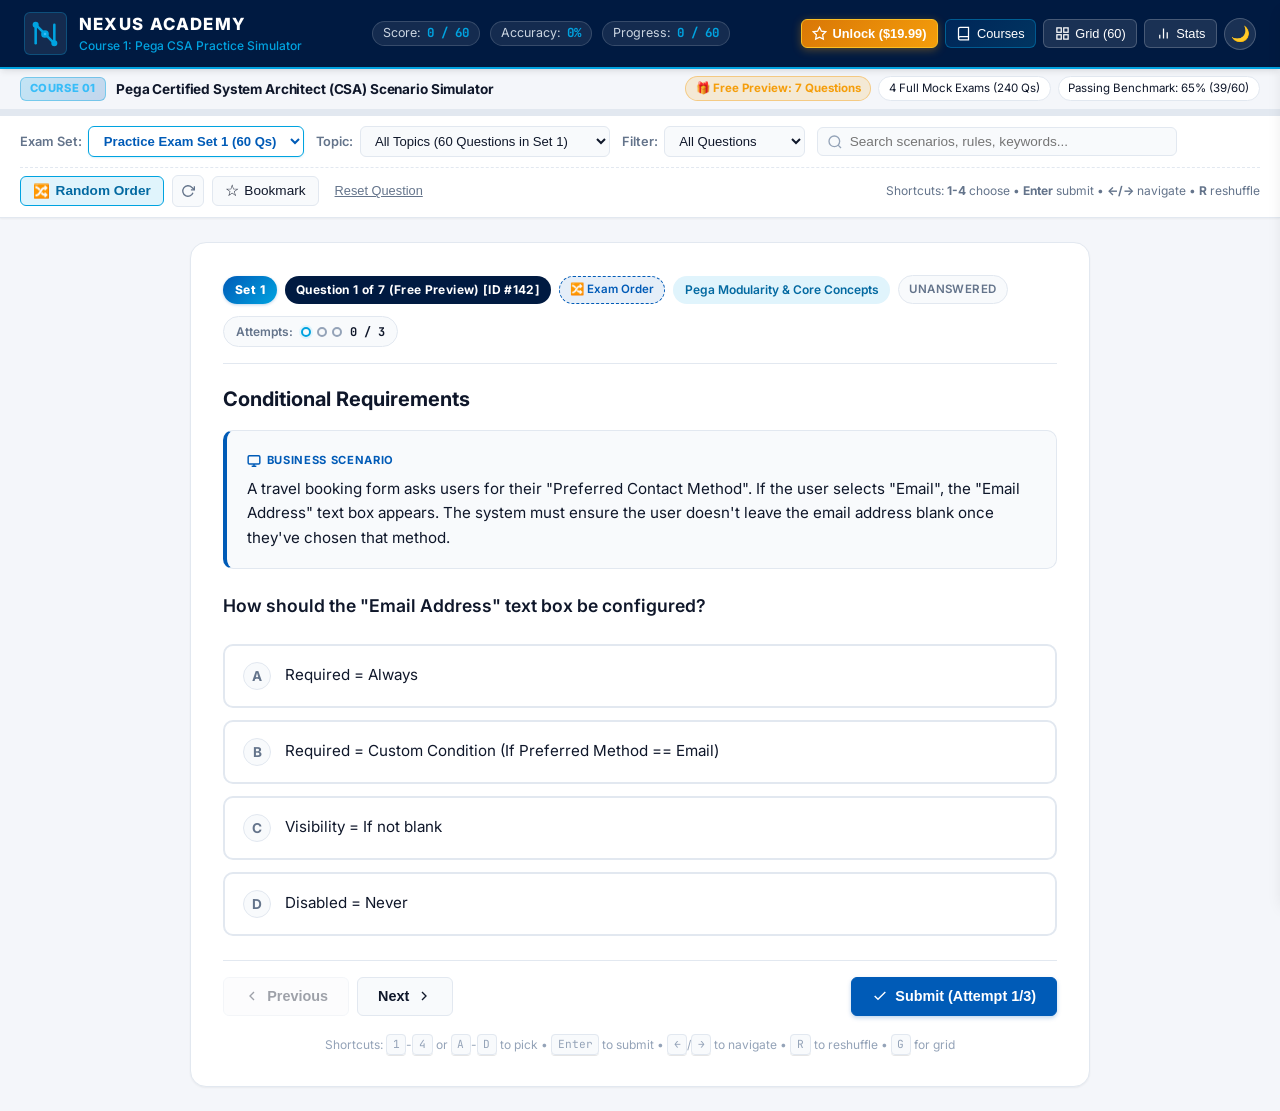
<file: index.html>
<!DOCTYPE html>
<html lang="en">
<head>
  <meta charset="UTF-8">
  <meta name="viewport" content="width=device-width, initial-scale=1.0">
  <title>Nexus Academy | Pega Certified Practice Exam Simulator (Course 1)</title>
  <meta name="description" content="Nexus Academy Enterprise Certification Platform. Course 1: Pega Certified System Architect (CSA) Exam Simulator with 240 audited scenarios and 4 balanced mock tests.">
  <meta name="theme-color" content="#001a41">
  <meta name="apple-mobile-web-app-capable" content="yes">
  <meta name="apple-mobile-web-app-status-bar-style" content="black-translucent">
  <meta name="apple-mobile-web-app-title" content="Nexus Academy">
  <link rel="manifest" href="manifest.json">
  <link rel="icon" type="image/svg+xml" href="icons/icon.svg">
  <link rel="icon" type="image/png" sizes="192x192" href="icons/icon-192.png">
  <link rel="apple-touch-icon" href="icons/apple-touch-icon.png">
  <link rel="preconnect" href="https://fonts.googleapis.com">
  <link rel="preconnect" href="https://fonts.gstatic.com" crossorigin>
  <link href="https://fonts.googleapis.com/css2?family=Inter:wght@400;500;600;700;800&family=JetBrains+Mono:wght@500;600&display=swap" rel="stylesheet">
  <link rel="stylesheet" href="styles.css">
</head>
<body class="theme-light">
  <!-- Top Navigation Header -->
  <header class="app-header">
    <div class="header-container">
      <div class="brand" id="brand-home" title="Nexus Academy - Enterprise Certification Platform">
        <div class="brand-logo">
          <svg width="28" height="28" viewBox="0 0 24 24" fill="none" stroke="currentColor" stroke-width="2.2" stroke-linecap="round" stroke-linejoin="round">
            <line x1="4" y1="20" x2="4" y2="4"></line>
            <line x1="4" y1="4" x2="20" y2="20"></line>
            <line x1="20" y1="20" x2="20" y2="4"></line>
            <circle cx="4" cy="4" r="1.5" fill="currentColor"></circle>
            <circle cx="20" cy="20" r="1.5" fill="currentColor"></circle>
            <circle cx="12" cy="12" r="2.2" fill="#38bdf8"></circle>
          </svg>
        </div>
        <div class="brand-text">
          <span class="brand-title">NEXUS ACADEMY</span>
          <span class="brand-subtitle">Course 1: Pega CSA Practice Simulator</span>
        </div>
      </div>

      <div class="header-center">
        <!-- Quick stats -->
        <div class="stat-pill" title="Total Score">
          <span class="stat-label">Score:</span>
          <span class="stat-value" id="header-score">0 / 0</span>
        </div>
        <div class="stat-pill" title="Accuracy Rate">
          <span class="stat-label">Accuracy:</span>
          <span class="stat-value" id="header-accuracy">0%</span>
        </div>
        <div class="stat-pill" title="Questions Answered">
          <span class="stat-label">Progress:</span>
          <span class="stat-value" id="header-progress">0 / 60</span>
        </div>
      </div>

      <div class="header-actions">
        <button id="btn-unlock-header" class="btn-icon btn-unlock-header" title="Unlock Full Course (240 Questions & 4 Mock Exams)">
          <svg width="15" height="15" viewBox="0 0 24 24" fill="none" stroke="currentColor" stroke-width="2">
            <path d="M12 2l3.09 6.26L22 9.27l-5 4.87 1.18 6.88L12 17.77l-6.18 3.25L7 14.14 2 9.27l6.91-1.01L12 2z"></path>
          </svg>
          <span class="btn-text" id="unlock-btn-text">Unlock ($19.99)</span>
        </button>

        <button id="btn-courses-toggle" class="btn-icon btn-courses-toggle" title="View Nexus Academy Course Catalog">
          <svg width="15" height="15" viewBox="0 0 24 24" fill="none" stroke="currentColor" stroke-width="2">
            <path d="M4 19.5A2.5 2.5 0 0 1 6.5 17H20"></path>
            <path d="M6.5 2H20v20H6.5A2.5 2.5 0 0 1 4 19.5v-15A2.5 2.5 0 0 1 6.5 2z"></path>
          </svg>
          <span class="btn-text">Courses</span>
        </button>

        <button id="btn-install-app" class="btn-icon btn-install-app" title="Install Nexus Academy as App" style="display: none;">
          <svg width="15" height="15" viewBox="0 0 24 24" fill="none" stroke="currentColor" stroke-width="2">
            <path d="M21 15v4a2 2 0 0 1-2 2H5a2 2 0 0 1-2-2v-4"></path>
            <polyline points="7 10 12 15 17 10"></polyline>
            <line x1="12" y1="15" x2="12" y2="3"></line>
          </svg>
          <span class="btn-text">Install</span>
        </button>

        <button id="btn-grid-toggle" class="btn-icon" title="View Question Grid (Navigator)">
          <svg width="15" height="15" viewBox="0 0 24 24" fill="none" stroke="currentColor" stroke-width="2">
            <rect x="3" y="3" width="7" height="7"></rect>
            <rect x="14" y="3" width="7" height="7"></rect>
            <rect x="14" y="14" width="7" height="7"></rect>
            <rect x="3" y="14" width="7" height="7"></rect>
          </svg>
          <span class="btn-text" id="grid-btn-text">Grid (60)</span>
        </button>

        <button id="btn-summary-toggle" class="btn-icon" title="View Scorecard & Mastery Breakdown">
          <svg width="15" height="15" viewBox="0 0 24 24" fill="none" stroke="currentColor" stroke-width="2">
            <path d="M18 20V10"></path>
            <path d="M12 20V4"></path>
            <path d="M6 20v-6"></path>
          </svg>
          <span class="btn-text">Stats</span>
        </button>

        <button id="btn-theme-toggle" class="btn-icon-circle" title="Toggle Dark/Light Mode">
          <span id="theme-icon">🌙</span>
        </button>
      </div>
    </div>
  </header>

  <!-- Nexus Academy Course 01 Breadcrumb Bar -->
  <div class="course-bar">
    <div class="course-bar-container">
      <div class="course-breadcrumb">
        <span class="course-badge">COURSE 01</span>
        <span class="course-name">Pega Certified System Architect (CSA) Scenario Simulator</span>
      </div>
      <div class="course-meta-tags">
        <span class="meta-tag trial-tag" id="course-access-tag">🎁 Free Preview: 7 Questions</span>
        <span class="meta-tag">4 Full Mock Exams (240 Qs)</span>
        <span class="meta-tag highlight">Passing Benchmark: 65% (39/60)</span>
      </div>
    </div>
  </div>

  <!-- Progress Bar Strip -->
  <div class="progress-strip-wrapper">
    <div class="progress-bar-container">
      <div class="progress-segment correct" id="pbar-correct" style="width: 0%"></div>
      <div class="progress-segment in-progress" id="pbar-in-progress" style="width: 0%"></div>
      <div class="progress-segment revealed" id="pbar-revealed" style="width: 0%"></div>
    </div>
  </div>

  <!-- Filter & Controls Toolbar -->
  <div class="toolbar-section">
    <div class="toolbar-container">
      <!-- Row 1: Filters & Search -->
      <div class="toolbar-row-filters">
        <div class="filter-group exam-set-filter-group">
          <label for="exam-set-select" class="filter-label">Exam Set:</label>
          <select id="exam-set-select" class="dropdown-filter exam-set-dropdown" title="Select between 4 balanced 60-question mock exams or all 240 questions">
            <option value="1">Practice Exam Set 1 (60 Qs)</option>
            <option value="2">Practice Exam Set 2 (60 Qs)</option>
            <option value="3">Practice Exam Set 3 (60 Qs)</option>
            <option value="4">Practice Exam Set 4 (60 Qs)</option>
            <option value="all">All Practice Bank (240 Qs)</option>
          </select>
        </div>

        <div class="filter-group">
          <label for="category-select" class="filter-label">Topic:</label>
          <select id="category-select" class="dropdown-filter">
            <option value="all">All Topics (60 Questions)</option>
          </select>
        </div>

        <div class="filter-group">
          <label for="status-filter" class="filter-label">Filter:</label>
          <select id="status-filter" class="dropdown-filter">
            <option value="all">All Questions</option>
            <option value="unanswered">Unanswered</option>
            <option value="in_progress">In Progress</option>
            <option value="correct">Solved Correctly</option>
            <option value="revealed">Revealed</option>
            <option value="bookmarked">Bookmarked (★)</option>
          </select>
        </div>

        <div class="search-box">
          <svg class="search-icon" width="16" height="16" viewBox="0 0 24 24" fill="none" stroke="currentColor" stroke-width="2">
            <circle cx="11" cy="11" r="8"></circle>
            <line x1="21" y1="21" x2="16.65" y2="16.65"></line>
          </svg>
          <input type="text" id="search-input" placeholder="Search scenarios, rules, keywords...">
          <button id="search-clear" class="btn-clear" style="display: none;">&times;</button>
        </div>
      </div>

      <!-- Row 2: Exam Controls & Shortcuts -->
      <div class="toolbar-row-actions">
        <div class="toolbar-buttons">
          <button id="btn-shuffle-toggle" class="btn-shuffle active" title="Toggle between Random Exam Order and Original Topic Order">
            <span class="shuffle-icon">🔀</span> <span id="shuffle-btn-text">Random Order</span>
          </button>
          <button id="btn-reshuffle" class="btn-reshuffle" title="Generate a fresh random exam order">
            <svg width="14" height="14" viewBox="0 0 24 24" fill="none" stroke="currentColor" stroke-width="2.3">
              <polyline points="23 4 23 10 17 10"></polyline>
              <path d="M20.49 15a9 9 0 1 1-2.12-9.36L23 10"></path>
            </svg>
          </button>
          <button id="btn-bookmark" class="btn-bookmark" title="Bookmark this question for review">
            <span class="bookmark-star">☆</span> Bookmark
          </button>
          <button id="btn-reset-q" class="btn-text-only" title="Reset this question's attempts">
            Reset Question
          </button>
        </div>
        <div class="toolbar-hint">
          <span>Shortcuts: <strong>1-4</strong> choose • <strong>Enter</strong> submit • <strong>←/→</strong> navigate • <strong>R</strong> reshuffle</span>
        </div>
      </div>
    </div>
  </div>

  <!-- Main Question Content Area -->
  <main class="main-content">
    <div class="content-container">

      <!-- Question Card -->
      <article class="question-card" id="question-card">
        <!-- Question Meta Header -->
        <div class="card-meta-header">
          <div class="meta-left">
            <span class="set-badge" id="q-set-badge">Set 1</span>
            <span class="q-badge" id="q-index-badge">Question 1 of 60</span>
            <span class="order-badge" id="q-order-badge" title="Current Ordering Mode">🔀 Exam Order</span>
            <span class="category-pill" id="q-category-pill">Pega Modularity</span>
            <span class="status-pill status-unanswered" id="q-status-pill">Unanswered</span>
          </div>

          <div class="meta-right">
            <!-- Attempts Counter Component -->
            <div class="attempts-tracker" id="attempts-tracker" title="You have up to 3 attempts before the correct answer is revealed">
              <span class="attempts-text">Attempts:</span>
              <div class="attempts-dots">
                <span class="dot" id="dot-1" title="Attempt 1"></span>
                <span class="dot" id="dot-2" title="Attempt 2"></span>
                <span class="dot" id="dot-3" title="Attempt 3"></span>
              </div>
              <span class="attempts-count-text" id="attempts-count-text">0 / 3</span>
            </div>
          </div>
        </div>

        <!-- Scenario Title -->
        <h2 class="scenario-title" id="scenario-title">Scenario 1: Business Logic Update</h2>

        <!-- Scenario Context Box (if available) -->
        <div class="scenario-box" id="scenario-box">
          <div class="scenario-badge">
            <svg width="14" height="14" viewBox="0 0 24 24" fill="none" stroke="currentColor" stroke-width="2.5">
              <rect x="2" y="3" width="20" height="14" rx="2" ry="2"></rect>
              <line x1="8" y1="21" x2="16" y2="21"></line>
              <line x1="12" y1="17" x2="12" y2="21"></line>
            </svg>
            BUSINESS SCENARIO
          </div>
          <p class="scenario-text" id="scenario-text"></p>
        </div>

        <!-- Question Text -->
        <div class="question-prompt-box">
          <p class="question-text" id="question-text"></p>
        </div>

        <!-- Options Container -->
        <div class="options-container" id="options-container">
          <!-- Dynamic Option Cards generated by JS -->
        </div>

        <!-- Feedback Banner Area (Shown after submit) -->
        <div class="feedback-banner" id="feedback-banner" style="display: none;">
          <div class="feedback-icon" id="feedback-icon"></div>
          <div class="feedback-content">
            <div class="feedback-title" id="feedback-title"></div>
            <div class="feedback-message" id="feedback-message"></div>
          </div>
        </div>

        <!-- Explanation Card (Shown on correct or after 3 failed attempts) -->
        <div class="explanation-card" id="explanation-card" style="display: none;">
          <div class="explanation-header">
            <div class="explanation-badge">
              <svg width="16" height="16" viewBox="0 0 24 24" fill="none" stroke="currentColor" stroke-width="2">
                <circle cx="12" cy="12" r="10"></circle>
                <line x1="12" y1="16" x2="12" y2="12"></line>
                <line x1="12" y1="8" x2="12.01" y2="8"></line>
              </svg>
              PEGA CONCEPT & EXAM EXPLANATION
            </div>
            <div class="correct-answer-pill" id="exp-correct-answer-pill">
              <strong>Correct Answer:</strong> <span id="exp-correct-answer-text"></span>
            </div>
          </div>
          <div class="explanation-body">
            <p id="explanation-text"></p>
          </div>
        </div>

        <!-- Bottom Action Bar -->
        <div class="card-footer-actions">
          <div class="footer-left">
            <button id="btn-prev" class="btn btn-secondary">
              <svg width="16" height="16" viewBox="0 0 24 24" fill="none" stroke="currentColor" stroke-width="2">
                <polyline points="15 18 9 12 15 6"></polyline>
              </svg>
              Previous
            </button>
            <button id="btn-next" class="btn btn-secondary">
              Next
              <svg width="16" height="16" viewBox="0 0 24 24" fill="none" stroke="currentColor" stroke-width="2">
                <polyline points="9 18 15 12 9 6"></polyline>
              </svg>
            </button>
          </div>

          <div class="footer-right">
            <button id="btn-submit" class="btn btn-primary">
              <svg width="16" height="16" viewBox="0 0 24 24" fill="none" stroke="currentColor" stroke-width="2">
                <polyline points="20 6 9 17 4 12"></polyline>
              </svg>
              Submit Answer
            </button>
          </div>
        </div>

        <!-- Keyboard Hint -->
        <div class="keyboard-hint">
          <span>Shortcuts: <kbd>1</kbd>-<kbd>4</kbd> or <kbd>A</kbd>-<kbd>D</kbd> to pick &bull; <kbd>Enter</kbd> to submit &bull; <kbd>&larr;</kbd>/<kbd>&rarr;</kbd> to navigate &bull; <kbd>R</kbd> to reshuffle &bull; <kbd>G</kbd> for grid</span>
        </div>
      </article>

    </div>
  </main>

  <!-- Question Grid Drawer (Navigator) -->
  <div class="drawer-backdrop" id="drawer-backdrop"></div>
  <aside class="question-drawer" id="question-drawer">
    <div class="drawer-header">
      <div class="drawer-title-group">
        <h3>Question Navigator</h3>
        <span class="drawer-count" id="drawer-filter-count">Showing 60 of 60</span>
      </div>
      <button class="drawer-close" id="drawer-close">&times;</button>
    </div>

    <!-- Quick Legend -->
    <div class="drawer-legend">
      <span class="legend-item"><span class="legend-dot unanswered"></span> Unanswered</span>
      <span class="legend-item"><span class="legend-dot in-progress"></span> In Progress</span>
      <span class="legend-item"><span class="legend-dot correct"></span> Correct</span>
      <span class="legend-item"><span class="legend-dot revealed"></span> Revealed (3 failed)</span>
      <span class="legend-item"><span class="legend-dot bookmarked"></span> Bookmarked</span>
    </div>

    <!-- Drawer Filter Tabs -->
    <div class="drawer-tabs">
      <button class="tab-btn active" data-tab="all">All</button>
      <button class="tab-btn" data-tab="unanswered">Unanswered</button>
      <button class="tab-btn" data-tab="correct">Correct</button>
      <button class="tab-btn" data-tab="revealed">Revealed</button>
      <button class="tab-btn" data-tab="bookmarked">Bookmarked</button>
    </div>

    <!-- Grid Container -->
    <div class="grid-scroll-area">
      <div class="questions-grid" id="questions-grid">
        <!-- 212 buttons rendered by JS -->
      </div>
    </div>
  </aside>

  <!-- Scorecard / Stats Modal -->
  <div class="modal-backdrop" id="modal-backdrop" style="display: none;">
    <div class="modal-card">
      <div class="modal-header">
        <h3>Exam Performance & Topic Mastery</h3>
        <button class="modal-close" id="modal-close">&times;</button>
      </div>

      <div class="modal-body">
        <!-- Big Stat Cards -->
        <div class="stats-overview-grid">
          <div class="overview-card total">
            <span class="num" id="stat-total-q">60</span>
            <span class="lbl" id="stat-total-lbl">Set 1 Questions</span>
          </div>
          <div class="overview-card correct-1">
            <span class="num" id="stat-first-try">0</span>
            <span class="lbl">Mastered (1st Try)</span>
          </div>
          <div class="overview-card correct-2">
            <span class="num" id="stat-subseq-try">0</span>
            <span class="lbl">Solved (2nd/3rd Try)</span>
          </div>
          <div class="overview-card revealed">
            <span class="num" id="stat-revealed">0</span>
            <span class="lbl">Revealed (3 Failed)</span>
          </div>
        </div>

        <!-- Exam Set Pass/Fail Banner -->
        <div class="exam-status-card" id="exam-status-card">
          <div class="exam-status-left">
            <span class="exam-status-tag" id="exam-status-tag">Practice Exam Status</span>
            <h4 class="exam-status-title" id="exam-status-title">Passing Target: 65% (39 / 60 Correct)</h4>
            <p class="exam-status-desc" id="exam-status-desc">Score 39 or more correct answers to meet standard Pega certification passing threshold.</p>
          </div>
          <div class="exam-status-badge" id="exam-status-badge">In Progress</div>
        </div>

        <!-- 4-Set Exam Performance Matrix -->
        <div class="sets-performance-section">
          <h4>4 Practice Exam Sets Overview</h4>
          <div class="sets-matrix-grid" id="sets-matrix-grid">
            <!-- Dynamically populated Set 1, 2, 3, 4 cards -->
          </div>
        </div>

        <!-- Topic Mastery Table -->
        <div class="topic-mastery-section">
          <h4>Performance by Pega Knowledge Area</h4>
          <div class="topic-list" id="topic-mastery-list">
            <!-- Rendered by JS -->
          </div>
        </div>

        <!-- Modal Actions -->
        <div class="modal-actions-footer">
          <button id="btn-reset-all" class="btn btn-danger">Reset All Progress</button>
          <button id="btn-close-modal" class="btn btn-secondary">Close</button>
        </div>
      </div>
    </div>
  </div>

  <!-- Nexus Academy Course Catalog Modal -->
  <div class="modal-backdrop" id="courses-modal-backdrop" style="display: none;">
    <div class="modal-card courses-catalog-modal">
      <div class="modal-header">
        <div class="courses-modal-header-left">
          <span class="academy-tag">NEXUS ACADEMY</span>
          <h3>Course Catalog & Learning Paths</h3>
        </div>
        <button class="modal-close" id="courses-modal-close">&times;</button>
      </div>

      <div class="modal-body">
        <p class="catalog-intro">Welcome to <strong>Nexus Academy</strong>. Master enterprise software certifications through hands-on scenario engines, 3-attempt progressive feedback, and authentic exam simulations.</p>
        
        <div class="course-cards-list">
          <!-- Course 1 (Active) -->
          <div class="course-catalog-card active-course">
            <div class="course-card-top">
              <span class="course-pill-number">COURSE 01</span>
              <span class="course-status-pill enrolled">Active • Enrolled</span>
            </div>
            <h4 class="course-card-title">Pega Certified System Architect (CSA) Scenario Simulator</h4>
            <p class="course-card-desc">240 audited enterprise scenario questions partitioned across 4 balanced 60-question mock exams matching official Pega CSA certification standards with a 65% passing target.</p>
            <div class="course-card-stats">
              <span class="stat-badge">240 Scenario Questions</span>
              <span class="stat-badge">4 Mock Exams (60 Qs Each)</span>
              <span class="stat-badge">21 Knowledge Areas</span>
              <span class="stat-badge">3-Attempt Loop</span>
              <span class="stat-badge">65% Benchmark</span>
            </div>
            <div class="course-card-footer">
              <button class="btn btn-primary btn-sm" id="btn-continue-course-1">Continue Learning</button>
            </div>
          </div>

          <!-- Course 2 (Upcoming) -->
          <div class="course-catalog-card upcoming-course">
            <div class="course-card-top">
              <span class="course-pill-number">COURSE 02</span>
              <span class="course-status-pill upcoming">Coming Soon</span>
            </div>
            <h4 class="course-card-title">Pega Senior System Architect (CSSA) Advanced Architecture</h4>
            <p class="course-card-desc">Master advanced enterprise patterns: ABAC security read policies, parent/child case locking (Optimistic vs Default), background Queue Processors, and Keyed Data Pages.</p>
            <div class="course-card-stats">
              <span class="stat-badge">Advanced Scenarios</span>
              <span class="stat-badge">Deep Rationale</span>
              <span class="stat-badge">CSSA Track</span>
            </div>
          </div>

          <!-- Course 3 (Upcoming) -->
          <div class="course-catalog-card upcoming-course">
            <div class="course-card-top">
              <span class="course-pill-number">COURSE 03</span>
              <span class="course-status-pill upcoming">Coming Soon</span>
            </div>
            <h4 class="course-card-title">Pega Certified Lead System Architect (LSA) Enterprise Patterns</h4>
            <p class="course-card-desc">Enterprise Class Structure (ECS) design, multi-application rule resolution hierarchy, Constellation UI DX API architecture, and Deployment Manager quality gates.</p>
            <div class="course-card-stats">
              <span class="stat-badge">Enterprise Architecture</span>
              <span class="stat-badge">ECS Framework</span>
              <span class="stat-badge">LSA Track</span>
            </div>
          </div>
        </div>

        <div class="modal-actions-footer">
          <button id="btn-close-courses-modal" class="btn btn-secondary">Close Catalog</button>
        </div>
      </div>
    </div>
  </div>

  <!-- Nexus Academy Paywall / Buy Course Modal -->
  <div class="modal-backdrop" id="paywall-modal-backdrop" style="display: none;">
    <div class="modal-card paywall-modal">
      <div class="modal-header paywall-header">
        <div class="paywall-header-tag">
          <span class="pro-tag">⭐ NEXUS ACADEMY PRO</span>
          <h3>Unlock All 240 Pega CSA Exam Scenarios</h3>
        </div>
        <button class="modal-close" id="paywall-modal-close">&times;</button>
      </div>

      <div class="modal-body paywall-body">
        <div class="paywall-preview-notice">
          <span class="lock-icon">🔒</span>
          <div>
            <strong>You've reached the end of the 7 Free Preview Questions!</strong>
            <p>Upgrade to lifetime access to practice all 4 full mock exams, 240 audited questions, and comprehensive concept rationales.</p>
          </div>
        </div>

        <!-- Pricing Card -->
        <div class="paywall-pricing-card">
          <div class="price-header">
            <div class="price-left">
              <span class="price-currency">$</span>
              <span class="price-amount">19.99</span>
              <span class="price-period">USD / Lifetime Access</span>
            </div>
            <div class="price-badge-discount">
              <span class="original-price">$49.99</span>
              <span class="discount-pill">60% OFF LAUNCH SALE</span>
            </div>
          </div>
          <p class="price-subtext">One-time payment • No recurring monthly subscriptions • Instant unlock across all devices</p>
        </div>

        <!-- Features Checklist -->
        <div class="paywall-features-grid">
          <div class="paywall-feature-item">
            <span class="feature-check">✓</span>
            <div>
              <strong>All 240 Audited Scenarios</strong>
              <span>Full question bank partitioned across 4 balanced 60-question sets</span>
            </div>
          </div>
          <div class="paywall-feature-item">
            <span class="feature-check">✓</span>
            <div>
              <strong>Authentic 65% Benchmark</strong>
              <span>Real-time pass/fail evaluation (39/60) matching Pearson VUE scoring</span>
            </div>
          </div>
          <div class="paywall-feature-item">
            <span class="feature-check">✓</span>
            <div>
              <strong>3-Attempt Feedback Engine</strong>
              <span>Progressive hints mirroring Pega Academy before revealing technical rationale</span>
            </div>
          </div>
          <div class="paywall-feature-item">
            <span class="feature-check">✓</span>
            <div>
              <strong>Fisher-Yates Exam Shuffler</strong>
              <span>Infinite randomized mock exams with 1-click reshuffle and persistence</span>
            </div>
          </div>
          <div class="paywall-feature-item">
            <span class="feature-check">✓</span>
            <div>
              <strong>Installable PWA App</strong>
              <span>Works 100% offline on iPhone, Android, and Desktop from home screen</span>
            </div>
          </div>
          <div class="paywall-feature-item">
            <span class="feature-check">✓</span>
            <div>
              <strong>All 21 Syllabus Knowledge Areas</strong>
              <span>Complete coverage from Routing & SLAs to ABAC Security & Constellation</span>
            </div>
          </div>
        </div>

        <!-- Direct Buy CTA -->
        <div class="paywall-cta-section">
          <a href="https://technonexus.gumroad.com/l/pegacsa" id="btn-buy-course" target="_blank" rel="noopener noreferrer" class="btn btn-buy-now">
            <span>Buy Course — $19.99 USD</span>
            <svg width="20" height="20" viewBox="0 0 24 24" fill="none" stroke="currentColor" stroke-width="2.5"><path d="M5 12h14"></path><path d="m12 5 7 7-7 7"></path></svg>
          </a>
          <div class="secure-checkout-row">
            <span>🔒 256-Bit Secure Checkout</span>
            <span>⚡ Instant Automated Activation</span>
            <span>⭐ Lifetime Access</span>
          </div>
        </div>

        <!-- License / Unlock Key Redeem Section -->
        <div class="license-redeem-box">
          <span class="redeem-title">Already purchased or have an Access Code?</span>
          <div class="redeem-input-row">
            <input type="text" id="input-license-key" placeholder="Enter Access Code" autocomplete="off" />
            <button id="btn-redeem-key" class="btn btn-secondary">Activate</button>
          </div>
          <span class="redeem-hint" id="redeem-hint">Enter your order code or access key to unlock instantly.</span>
        </div>

        <div class="modal-actions-footer">
          <button id="btn-close-paywall" class="btn btn-secondary">Back to Preview (7 Qs)</button>
        </div>
      </div>
    </div>
  </div>

  <!-- Notification Toast -->
  <div class="toast-container" id="toast-container"></div>

  <!-- Load Questions Data and App Logic -->
  <script src="data.js"></script>
  <script src="app.js"></script>
</body>
</html>
</file>
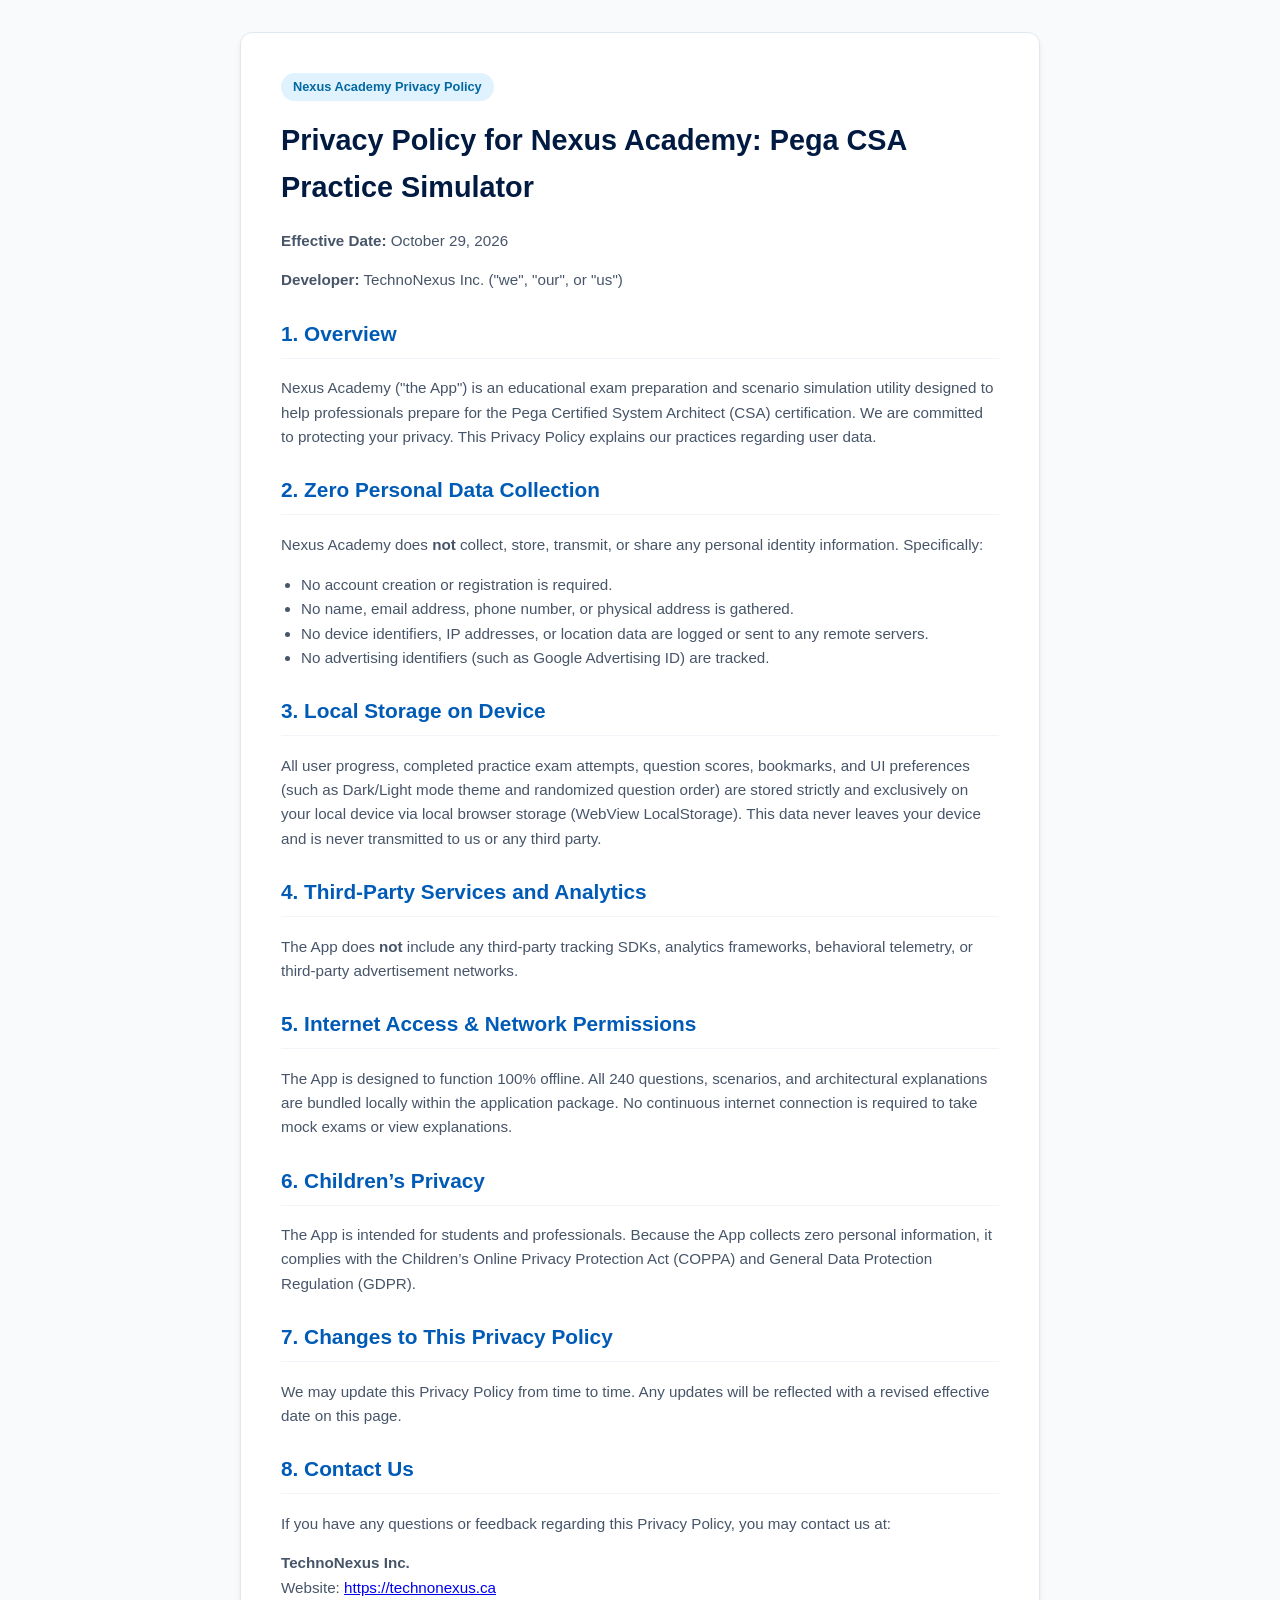
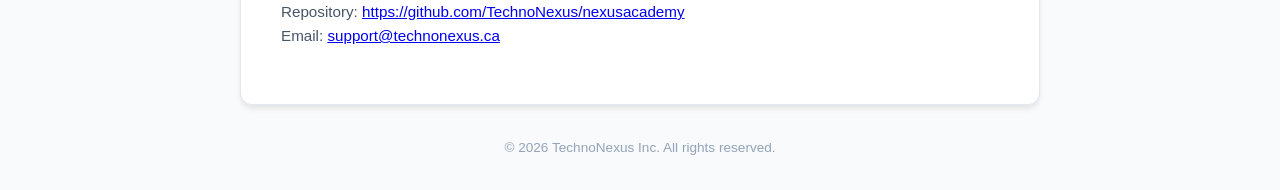
<file: privacy-policy.html>
<!DOCTYPE html>
<html lang="en">
<head>
  <meta charset="UTF-8">
  <meta name="viewport" content="width=device-width, initial-scale=1.0">
  <title>Privacy Policy - Nexus Academy</title>
  <style>
    body {
      font-family: -apple-system, BlinkMacSystemFont, "Segoe UI", Roboto, Helvetica, Arial, sans-serif;
      line-height: 1.6;
      color: #1e293b;
      max-width: 800px;
      margin: 0 auto;
      padding: 2rem 1.5rem;
      background: #f8fafc;
    }
    .card {
      background: #ffffff;
      padding: 2.5rem;
      border-radius: 12px;
      box-shadow: 0 4px 6px -1px rgba(0, 0, 0, 0.1);
      border: 1px solid #e2e8f0;
    }
    h1 { color: #001a41; margin-top: 0; font-size: 1.8rem; }
    h2 { color: #005bb7; margin-top: 1.5rem; font-size: 1.3rem; border-bottom: 1px solid #f1f5f9; padding-bottom: 0.5rem; }
    p, li { color: #475569; font-size: 0.95rem; }
    ul { padding-left: 1.25rem; }
    .badge {
      display: inline-block;
      background: #e0f2fe;
      color: #0369a1;
      padding: 0.25rem 0.75rem;
      border-radius: 9999px;
      font-size: 0.8rem;
      font-weight: 600;
      margin-bottom: 1rem;
    }
    .footer {
      margin-top: 2rem;
      text-align: center;
      font-size: 0.85rem;
      color: #94a3b8;
    }
  </style>
</head>
<body>
  <div class="card">
    <span class="badge">Nexus Academy Privacy Policy</span>
    <h1>Privacy Policy for Nexus Academy: Pega CSA Practice Simulator</h1>
    <p><strong>Effective Date:</strong> October 29, 2026</p>
    <p><strong>Developer:</strong> TechnoNexus Inc. ("we", "our", or "us")</p>

    <h2>1. Overview</h2>
    <p>Nexus Academy ("the App") is an educational exam preparation and scenario simulation utility designed to help professionals prepare for the Pega Certified System Architect (CSA) certification. We are committed to protecting your privacy. This Privacy Policy explains our practices regarding user data.</p>

    <h2>2. Zero Personal Data Collection</h2>
    <p>Nexus Academy does <strong>not</strong> collect, store, transmit, or share any personal identity information. Specifically:</p>
    <ul>
      <li>No account creation or registration is required.</li>
      <li>No name, email address, phone number, or physical address is gathered.</li>
      <li>No device identifiers, IP addresses, or location data are logged or sent to any remote servers.</li>
      <li>No advertising identifiers (such as Google Advertising ID) are tracked.</li>
    </ul>

    <h2>3. Local Storage on Device</h2>
    <p>All user progress, completed practice exam attempts, question scores, bookmarks, and UI preferences (such as Dark/Light mode theme and randomized question order) are stored strictly and exclusively on your local device via local browser storage (WebView LocalStorage). This data never leaves your device and is never transmitted to us or any third party.</p>

    <h2>4. Third-Party Services and Analytics</h2>
    <p>The App does <strong>not</strong> include any third-party tracking SDKs, analytics frameworks, behavioral telemetry, or third-party advertisement networks.</p>

    <h2>5. Internet Access & Network Permissions</h2>
    <p>The App is designed to function 100% offline. All 240 questions, scenarios, and architectural explanations are bundled locally within the application package. No continuous internet connection is required to take mock exams or view explanations.</p>

    <h2>6. Children’s Privacy</h2>
    <p>The App is intended for students and professionals. Because the App collects zero personal information, it complies with the Children’s Online Privacy Protection Act (COPPA) and General Data Protection Regulation (GDPR).</p>

    <h2>7. Changes to This Privacy Policy</h2>
    <p>We may update this Privacy Policy from time to time. Any updates will be reflected with a revised effective date on this page.</p>

    <h2>8. Contact Us</h2>
    <p>If you have any questions or feedback regarding this Privacy Policy, you may contact us at:</p>
    <p><strong>TechnoNexus Inc.</strong><br>
    Website: <a href="https://technonexus.ca">https://technonexus.ca</a><br>
    Repository: <a href="https://github.com/TechnoNexus/nexusacademy">https://github.com/TechnoNexus/nexusacademy</a><br>
    Email: <a href="mailto:support@technonexus.ca">support@technonexus.ca</a></p>
  </div>
  <div class="footer">
    &copy; 2026 TechnoNexus Inc. All rights reserved.
  </div>
</body>
</html>
</file>
<file: styles.css>
/* Pega Academy Practice Exam - Modern Design System */
:root {
  --pega-navy: #001a41;
  --pega-blue: #005bb7;
  --pega-blue-hover: #004691;
  --pega-cyan: #00a3e0;
  --pega-cyan-soft: #e0f4fc;
  --accent-green: #10b981;
  --accent-green-soft: #d1fae5;
  --accent-green-border: #34d399;
  --accent-amber: #f59e0b;
  --accent-amber-soft: #fef3c7;
  --accent-amber-border: #fcd34d;
  --accent-red: #ef4444;
  --accent-red-soft: #fee2e2;
  --accent-red-border: #fca5a5;

  --bg-page: #f4f6fa;
  --bg-card: #ffffff;
  --bg-subtle: #f8fafc;
  --border-subtle: #e2e8f0;
  --border-focus: #005bb7;

  --text-main: #0f172a;
  --text-muted: #64748b;
  --text-light: #94a3b8;
  --text-inverse: #ffffff;

  --shadow-sm: 0 1px 2px 0 rgb(0 0 0 / 0.05);
  --shadow-md: 0 4px 6px -1px rgb(0 0 0 / 0.08), 0 2px 4px -2px rgb(0 0 0 / 0.06);
  --shadow-lg: 0 10px 15px -3px rgb(0 0 0 / 0.1), 0 4px 6px -4px rgb(0 0 0 / 0.08);

  --radius-sm: 6px;
  --radius-md: 10px;
  --radius-lg: 16px;
  --radius-full: 9999px;
  --transition: all 0.2s cubic-bezier(0.4, 0, 0.2, 1);
}

body.theme-dark {
  --pega-navy: #0b1120;
  --pega-blue: #2563eb;
  --pega-blue-hover: #3b82f6;
  --pega-cyan: #38bdf8;
  --pega-cyan-soft: rgba(56, 189, 248, 0.12);
  --accent-green: #10b981;
  --accent-green-soft: rgba(16, 185, 129, 0.15);
  --accent-green-border: rgba(16, 185, 129, 0.4);
  --accent-amber: #fbbf24;
  --accent-amber-soft: rgba(251, 191, 36, 0.15);
  --accent-amber-border: rgba(251, 191, 36, 0.4);
  --accent-red: #f87171;
  --accent-red-soft: rgba(248, 113, 113, 0.15);
  --accent-red-border: rgba(248, 113, 113, 0.4);

  --bg-page: #0f172a;
  --bg-card: #1e293b;
  --bg-subtle: #192233;
  --border-subtle: #334155;
  --border-focus: #38bdf8;

  --text-main: #f8fafc;
  --text-muted: #94a3b8;
  --text-light: #64748b;
  --text-inverse: #ffffff;

  --shadow-sm: 0 1px 3px 0 rgb(0 0 0 / 0.4);
  --shadow-md: 0 4px 8px -1px rgb(0 0 0 / 0.5);
  --shadow-lg: 0 12px 24px -4px rgb(0 0 0 / 0.6);
}

/* Reset & Base */
* {
  box-sizing: border-box;
  margin: 0;
  padding: 0;
}

body {
  font-family: 'Inter', system-ui, -apple-system, BlinkMacSystemFont, 'Segoe UI', Roboto, sans-serif;
  background-color: var(--bg-page);
  color: var(--text-main);
  line-height: 1.5;
  min-height: 100vh;
  display: flex;
  flex-direction: column;
  transition: background-color 0.3s ease, color 0.3s ease;
  -webkit-font-smoothing: antialiased;
}

/* Header */
.app-header {
  background: var(--pega-navy);
  color: var(--text-inverse);
  padding: 0.75rem 1.5rem;
  border-bottom: 2px solid var(--pega-cyan);
  box-shadow: var(--shadow-md);
  position: sticky;
  top: 0;
  z-index: 40;
}

.header-container {
  max-width: 1360px;
  margin: 0 auto;
  display: flex;
  align-items: center;
  justify-content: space-between;
  gap: 1rem;
}

.brand {
  display: flex;
  align-items: center;
  gap: 0.75rem;
  cursor: pointer;
  user-select: none;
  flex-shrink: 0;
}

.brand-logo {
  color: var(--pega-cyan);
  display: flex;
  align-items: center;
  justify-content: center;
  background: rgba(255, 255, 255, 0.08);
  padding: 0.4rem;
  border-radius: var(--radius-sm);
  border: 1px solid rgba(0, 163, 224, 0.3);
}

.brand-text {
  display: flex;
  flex-direction: column;
}

.brand-title {
  font-size: 1.05rem;
  font-weight: 800;
  letter-spacing: 0.08em;
  color: #ffffff;
  white-space: nowrap;
}

.brand-subtitle {
  font-size: 0.75rem;
  color: var(--pega-cyan);
  font-weight: 500;
  white-space: nowrap;
}

.header-center {
  display: flex;
  align-items: center;
  gap: 0.6rem;
  flex-shrink: 0;
}

.stat-pill {
  background: rgba(255, 255, 255, 0.08);
  border: 1px solid rgba(255, 255, 255, 0.15);
  padding: 0.35rem 0.65rem;
  border-radius: var(--radius-full);
  font-size: 0.78rem;
  display: inline-flex;
  gap: 0.35rem;
  align-items: center;
  white-space: nowrap;
  flex-shrink: 0;
  line-height: 1;
}

.stat-label {
  color: #cbd5e1;
  white-space: nowrap;
}

.stat-value {
  font-weight: 700;
  color: var(--pega-cyan);
  font-family: 'JetBrains Mono', monospace;
  white-space: nowrap;
}

.header-actions {
  display: flex;
  align-items: center;
  gap: 0.45rem;
  flex-shrink: 0;
}

.btn-icon {
  background: rgba(255, 255, 255, 0.1);
  color: #ffffff;
  border: 1px solid rgba(255, 255, 255, 0.2);
  padding: 0.38rem 0.65rem;
  border-radius: var(--radius-sm);
  display: inline-flex;
  align-items: center;
  gap: 0.35rem;
  font-size: 0.8rem;
  font-weight: 500;
  cursor: pointer;
  white-space: nowrap;
  transition: var(--transition);
}

.btn-icon:hover {
  background: rgba(255, 255, 255, 0.2);
  border-color: var(--pega-cyan);
}

.btn-install-app {
  background: linear-gradient(135deg, rgba(0, 163, 224, 0.2), rgba(16, 185, 129, 0.2));
  border: 1px solid var(--pega-cyan);
  color: #38bdf8;
  font-weight: 600;
}

.btn-install-app:hover {
  background: linear-gradient(135deg, rgba(0, 163, 224, 0.4), rgba(16, 185, 129, 0.35));
  border-color: #38bdf8;
  color: #ffffff;
}

.btn-icon-circle {
  background: rgba(255, 255, 255, 0.1);
  color: #ffffff;
  border: 1px solid rgba(255, 255, 255, 0.2);
  width: 32px;
  height: 32px;
  border-radius: var(--radius-full);
  display: flex;
  align-items: center;
  justify-content: center;
  font-size: 0.95rem;
  cursor: pointer;
  flex-shrink: 0;
  transition: var(--transition);
}

.btn-icon-circle:hover {
  background: rgba(255, 255, 255, 0.2);
  border-color: var(--pega-cyan);
}

/* Progress Strip */
.progress-strip-wrapper {
  background: var(--bg-card);
  border-bottom: 1px solid var(--border-subtle);
  height: 6px;
  width: 100%;
}

.progress-bar-container {
  height: 100%;
  display: flex;
  width: 100%;
  background: var(--border-subtle);
}

.progress-segment {
  height: 100%;
  transition: width 0.3s ease;
}

.progress-segment.correct {
  background: var(--accent-green);
}

.progress-segment.in-progress {
  background: var(--accent-amber);
}

.progress-segment.revealed {
  background: var(--accent-red);
}

/* Toolbar */
.toolbar-section {
  background: var(--bg-card);
  border-bottom: 1px solid var(--border-subtle);
  padding: 0.65rem 1.25rem;
  box-shadow: var(--shadow-sm);
}

.toolbar-container {
  max-width: 1360px;
  margin: 0 auto;
  display: flex;
  flex-direction: column;
  gap: 0.6rem;
}

.toolbar-row-filters {
  display: flex;
  align-items: center;
  gap: 0.75rem;
  flex-wrap: wrap;
}

.toolbar-row-actions {
  display: flex;
  align-items: center;
  justify-content: space-between;
  gap: 0.75rem;
  padding-top: 0.45rem;
  border-top: 1px dashed var(--border-subtle);
  flex-wrap: wrap;
}

.toolbar-hint {
  font-size: 0.75rem;
  color: var(--text-muted);
}

.toolbar-hint strong {
  color: var(--text-secondary);
}

.filter-group {
  display: flex;
  align-items: center;
  gap: 0.4rem;
}

.filter-label {
  font-size: 0.8rem;
  font-weight: 600;
  color: var(--text-muted);
  white-space: nowrap;
}

.dropdown-filter {
  background: var(--bg-subtle);
  color: var(--text-main);
  border: 1px solid var(--border-subtle);
  border-radius: var(--radius-sm);
  padding: 0.38rem 0.65rem;
  font-size: 0.82rem;
  outline: none;
  cursor: pointer;
  transition: var(--transition);
  max-width: 250px;
}

.exam-set-dropdown {
  border-color: var(--pega-cyan);
  font-weight: 700;
  color: var(--pega-blue);
  background: var(--bg-card);
  box-shadow: 0 1px 2px rgba(0, 163, 224, 0.15);
}

body.theme-dark .exam-set-dropdown {
  color: var(--pega-cyan);
  background: var(--bg-subtle);
  border-color: #0284c7;
}

.dropdown-filter:focus {
  border-color: var(--border-focus);
}

.search-box {
  position: relative;
  display: flex;
  align-items: center;
  flex: 1;
  min-width: 200px;
  max-width: 360px;
}

.search-icon {
  position: absolute;
  left: 10px;
  color: var(--text-light);
  pointer-events: none;
}

.search-box input {
  width: 100%;
  background: var(--bg-subtle);
  color: var(--text-main);
  border: 1px solid var(--border-subtle);
  border-radius: var(--radius-sm);
  padding: 0.4rem 1.8rem 0.4rem 2rem;
  font-size: 0.85rem;
  outline: none;
  transition: var(--transition);
}

.search-box input:focus {
  border-color: var(--border-focus);
  background: var(--bg-card);
}

.btn-clear {
  position: absolute;
  right: 8px;
  background: none;
  border: none;
  color: var(--text-light);
  cursor: pointer;
  font-size: 1.1rem;
  line-height: 1;
}

.toolbar-buttons {
  display: flex;
  align-items: center;
  gap: 0.5rem;
}

.btn-shuffle {
  background: var(--bg-subtle);
  border: 1px solid var(--border-subtle);
  color: var(--text-muted);
  padding: 0.4rem 0.75rem;
  border-radius: var(--radius-sm);
  font-size: 0.85rem;
  font-weight: 600;
  cursor: pointer;
  display: flex;
  align-items: center;
  gap: 0.35rem;
  transition: var(--transition);
}

.btn-shuffle:hover {
  background: var(--bg-card);
  border-color: var(--pega-cyan);
}

.btn-shuffle.active {
  background: var(--pega-cyan-soft);
  border-color: var(--pega-cyan);
  color: #0369a1;
}

body.theme-dark .btn-shuffle.active {
  background: rgba(56, 189, 248, 0.15);
  border-color: var(--pega-cyan);
  color: #38bdf8;
}

.btn-reshuffle {
  background: var(--bg-subtle);
  border: 1px solid var(--border-subtle);
  color: var(--text-muted);
  width: 32px;
  height: 32px;
  border-radius: var(--radius-sm);
  display: flex;
  align-items: center;
  justify-content: center;
  cursor: pointer;
  transition: var(--transition);
}

.btn-reshuffle:hover {
  color: var(--pega-blue);
  border-color: var(--pega-cyan);
  background: var(--bg-card);
}

.btn-reshuffle:active svg {
  transform: rotate(180deg);
  transition: transform 0.2s ease;
}

body.theme-dark .btn-reshuffle:hover {
  color: var(--pega-cyan);
}

.btn-bookmark {
  background: var(--bg-subtle);
  border: 1px solid var(--border-subtle);
  color: var(--text-main);
  padding: 0.4rem 0.75rem;
  border-radius: var(--radius-sm);
  font-size: 0.85rem;
  font-weight: 500;
  cursor: pointer;
  display: flex;
  align-items: center;
  gap: 0.35rem;
  transition: var(--transition);
}

.btn-bookmark.bookmarked {
  background: #fef3c7;
  border-color: #f59e0b;
  color: #b45309;
}

body.theme-dark .btn-bookmark.bookmarked {
  background: rgba(245, 158, 11, 0.2);
  border-color: #f59e0b;
  color: #fbbf24;
}

.bookmark-star {
  font-size: 1rem;
  line-height: 1;
}

.btn-text-only {
  background: none;
  border: none;
  color: var(--text-muted);
  font-size: 0.8rem;
  cursor: pointer;
  text-decoration: underline;
  padding: 0.3rem 0.5rem;
}

.btn-text-only:hover {
  color: var(--accent-red);
}

/* Main Content Area */
.main-content {
  flex: 1;
  padding: 1.5rem;
  display: flex;
  justify-content: center;
}

.content-container {
  width: 100%;
  max-width: 900px;
}

/* Question Card */
.question-card {
  background: var(--bg-card);
  border: 1px solid var(--border-subtle);
  border-radius: var(--radius-lg);
  box-shadow: var(--shadow-sm);
  padding: 2rem;
  position: relative;
  transition: var(--transition);
}

.card-meta-header {
  display: flex;
  flex-wrap: wrap;
  align-items: center;
  justify-content: space-between;
  gap: 0.75rem;
  margin-bottom: 1.25rem;
  padding-bottom: 1rem;
  border-bottom: 1px solid var(--border-subtle);
}

.meta-left {
  display: flex;
  flex-wrap: wrap;
  align-items: center;
  gap: 0.5rem;
}

.set-badge {
  background: linear-gradient(135deg, #005bb7, #00a3e0);
  color: #ffffff;
  padding: 0.3rem 0.75rem;
  border-radius: var(--radius-full);
  font-size: 0.75rem;
  font-weight: 800;
  letter-spacing: 0.04em;
  box-shadow: 0 1px 3px rgba(0, 91, 183, 0.25);
  display: inline-flex;
  align-items: center;
}

.q-badge {
  background: var(--pega-navy);
  color: #ffffff;
  padding: 0.3rem 0.65rem;
  border-radius: var(--radius-full);
  font-size: 0.75rem;
  font-weight: 700;
  letter-spacing: 0.03em;
}

body.theme-dark .q-badge {
  background: var(--pega-blue);
}

.order-badge {
  background: rgba(0, 91, 183, 0.1);
  border: 1px dashed var(--pega-blue);
  color: var(--pega-blue);
  padding: 0.28rem 0.65rem;
  border-radius: var(--radius-full);
  font-size: 0.72rem;
  font-weight: 600;
  display: inline-flex;
  align-items: center;
  gap: 0.3rem;
}

body.theme-dark .order-badge {
  background: rgba(56, 189, 248, 0.12);
  border-color: var(--pega-cyan);
  color: var(--pega-cyan);
}

.category-pill {
  background: var(--pega-cyan-soft);
  color: #0369a1;
  padding: 0.3rem 0.7rem;
  border-radius: var(--radius-full);
  font-size: 0.75rem;
  font-weight: 600;
}

body.theme-dark .category-pill {
  color: #38bdf8;
}

.status-pill {
  padding: 0.3rem 0.65rem;
  border-radius: var(--radius-full);
  font-size: 0.72rem;
  font-weight: 600;
  text-transform: uppercase;
  letter-spacing: 0.04em;
}

.status-unanswered {
  background: var(--bg-subtle);
  color: var(--text-muted);
  border: 1px solid var(--border-subtle);
}

.status-in-progress {
  background: var(--accent-amber-soft);
  color: #92400e;
  border: 1px solid var(--accent-amber-border);
}

.status-correct {
  background: var(--accent-green-soft);
  color: #065f46;
  border: 1px solid var(--accent-green-border);
}

.status-revealed {
  background: var(--accent-red-soft);
  color: #991b1b;
  border: 1px solid var(--accent-red-border);
}

/* Attempts Tracker Component */
.attempts-tracker {
  display: flex;
  align-items: center;
  gap: 0.5rem;
  background: var(--bg-subtle);
  border: 1px solid var(--border-subtle);
  padding: 0.35rem 0.75rem;
  border-radius: var(--radius-full);
}

.attempts-text {
  font-size: 0.75rem;
  font-weight: 600;
  color: var(--text-muted);
}

.attempts-dots {
  display: flex;
  gap: 0.35rem;
}

.dot {
  width: 10px;
  height: 10px;
  border-radius: 50%;
  border: 2px solid var(--text-light);
  background: transparent;
  transition: var(--transition);
}

.dot.used-fail {
  background: var(--accent-red);
  border-color: var(--accent-red);
}

.dot.used-success {
  background: var(--accent-green);
  border-color: var(--accent-green);
}

.dot.active-now {
  border-color: var(--pega-cyan);
  box-shadow: 0 0 0 2px var(--pega-cyan-soft);
}

.attempts-count-text {
  font-size: 0.75rem;
  font-family: 'JetBrains Mono', monospace;
  font-weight: 700;
  color: var(--text-main);
}

/* Scenario Title */
.scenario-title {
  font-size: 1.25rem;
  font-weight: 700;
  color: var(--text-main);
  margin-bottom: 1rem;
}

/* Scenario Box */
.scenario-box {
  background: var(--bg-subtle);
  border: 1px solid var(--border-subtle);
  border-left: 4px solid var(--pega-blue);
  border-radius: var(--radius-md);
  padding: 1.15rem 1.25rem;
  margin-bottom: 1.5rem;
}

.scenario-badge {
  display: inline-flex;
  align-items: center;
  gap: 0.35rem;
  font-size: 0.7rem;
  font-weight: 700;
  letter-spacing: 0.06em;
  color: var(--pega-blue);
  margin-bottom: 0.5rem;
}

body.theme-dark .scenario-badge {
  color: var(--pega-cyan);
}

.scenario-text {
  font-size: 0.95rem;
  line-height: 1.6;
  color: var(--text-main);
}

/* Question Prompt Box */
.question-prompt-box {
  margin-bottom: 1.5rem;
}

.question-text {
  font-size: 1.1rem;
  font-weight: 600;
  line-height: 1.5;
  color: var(--text-main);
}

/* Options Container */
.options-container {
  display: flex;
  flex-direction: column;
  gap: 0.75rem;
  margin-bottom: 1.5rem;
}

.option-card {
  display: flex;
  align-items: flex-start;
  gap: 0.85rem;
  padding: 1rem 1.15rem;
  background: var(--bg-card);
  border: 2px solid var(--border-subtle);
  border-radius: var(--radius-md);
  cursor: pointer;
  transition: var(--transition);
  user-select: none;
  position: relative;
}

.option-card:hover:not(.locked) {
  border-color: var(--pega-cyan);
  background: var(--bg-subtle);
  transform: translateY(-1px);
}

.option-letter {
  display: flex;
  align-items: center;
  justify-content: center;
  width: 28px;
  height: 28px;
  border-radius: 50%;
  background: var(--bg-subtle);
  border: 1px solid var(--border-subtle);
  font-weight: 700;
  font-size: 0.85rem;
  color: var(--text-muted);
  flex-shrink: 0;
  transition: var(--transition);
}

.option-text {
  flex: 1;
  font-size: 0.95rem;
  line-height: 1.5;
  color: var(--text-main);
  padding-top: 2px;
}

.option-card.selected {
  border-color: var(--pega-blue);
  background: var(--pega-cyan-soft);
  box-shadow: 0 0 0 3px rgba(0, 91, 183, 0.15);
}

.option-card.selected .option-letter {
  background: var(--pega-blue);
  color: #ffffff;
  border-color: var(--pega-blue);
}

/* Attempt Failure Styling on an option */
.option-card.failed-choice {
  border-color: var(--accent-red-border);
  background: var(--accent-red-soft);
  opacity: 0.85;
}

.option-card.failed-choice .option-letter {
  background: var(--accent-red);
  color: #ffffff;
  border-color: var(--accent-red);
}

/* Correct Revealed Styling */
.option-card.correct-answer {
  border-color: var(--accent-green) !important;
  background: var(--accent-green-soft) !important;
  box-shadow: 0 0 0 3px rgba(16, 185, 129, 0.2) !important;
}

.option-card.correct-answer .option-letter {
  background: var(--accent-green) !important;
  color: #ffffff !important;
  border-color: var(--accent-green) !important;
}

.option-card.locked {
  cursor: default;
}

/* Feedback Banner */
.feedback-banner {
  border-radius: var(--radius-md);
  padding: 1.15rem 1.25rem;
  margin-bottom: 1.5rem;
  display: flex;
  align-items: flex-start;
  gap: 0.85rem;
  animation: fadeIn 0.3s ease;
}

@keyframes fadeIn {
  from { opacity: 0; transform: translateY(-6px); }
  to { opacity: 1; transform: translateY(0); }
}

.feedback-banner.success {
  background: var(--accent-green-soft);
  border: 1px solid var(--accent-green-border);
  color: #065f46;
}

body.theme-dark .feedback-banner.success {
  color: #a7f3d0;
}

.feedback-banner.warning {
  background: var(--accent-amber-soft);
  border: 1px solid var(--accent-amber-border);
  color: #92400e;
}

body.theme-dark .feedback-banner.warning {
  color: #fde68a;
}

.feedback-banner.failed {
  background: var(--accent-red-soft);
  border: 1px solid var(--accent-red-border);
  color: #991b1b;
}

body.theme-dark .feedback-banner.failed {
  color: #fca5a5;
}

.feedback-icon {
  font-size: 1.5rem;
  line-height: 1;
  flex-shrink: 0;
}

.feedback-title {
  font-weight: 700;
  font-size: 0.95rem;
  margin-bottom: 0.25rem;
}

.feedback-message {
  font-size: 0.88rem;
  line-height: 1.5;
}

/* Explanation Card */
.explanation-card {
  background: var(--bg-subtle);
  border: 1px solid var(--border-subtle);
  border-left: 5px solid var(--pega-cyan);
  border-radius: var(--radius-md);
  padding: 1.25rem;
  margin-bottom: 1.5rem;
  animation: fadeIn 0.3s ease;
}

.explanation-header {
  display: flex;
  flex-wrap: wrap;
  align-items: center;
  justify-content: space-between;
  gap: 0.5rem;
  margin-bottom: 0.75rem;
  padding-bottom: 0.5rem;
  border-bottom: 1px solid var(--border-subtle);
}

.explanation-badge {
  display: flex;
  align-items: center;
  gap: 0.4rem;
  font-size: 0.75rem;
  font-weight: 700;
  letter-spacing: 0.05em;
  color: var(--pega-blue);
}

body.theme-dark .explanation-badge {
  color: var(--pega-cyan);
}

.correct-answer-pill {
  font-size: 0.85rem;
  color: var(--accent-green);
}

.explanation-body p {
  font-size: 0.95rem;
  line-height: 1.6;
  color: var(--text-main);
}

/* Footer Action Buttons */
.card-footer-actions {
  display: flex;
  align-items: center;
  justify-content: space-between;
  gap: 1rem;
  padding-top: 1rem;
  border-top: 1px solid var(--border-subtle);
}

.footer-left {
  display: flex;
  gap: 0.5rem;
}

.footer-right {
  display: flex;
  gap: 0.5rem;
}

.btn {
  display: inline-flex;
  align-items: center;
  justify-content: center;
  gap: 0.45rem;
  padding: 0.65rem 1.25rem;
  font-size: 0.9rem;
  font-weight: 600;
  border-radius: var(--radius-sm);
  cursor: pointer;
  transition: var(--transition);
  user-select: none;
  border: 1px solid transparent;
}

.btn-primary {
  background: var(--pega-blue);
  color: #ffffff;
  border-color: var(--pega-blue);
  box-shadow: 0 2px 4px rgba(0, 91, 183, 0.25);
}

.btn-primary:hover:not(:disabled) {
  background: var(--pega-blue-hover);
  box-shadow: 0 4px 8px rgba(0, 91, 183, 0.35);
  transform: translateY(-1px);
}

.btn-primary:disabled {
  opacity: 0.5;
  cursor: not-allowed;
}

.btn-secondary {
  background: var(--bg-subtle);
  color: var(--text-main);
  border-color: var(--border-subtle);
}

.btn-secondary:hover:not(:disabled) {
  background: var(--border-subtle);
}

.btn-secondary:disabled {
  opacity: 0.4;
  cursor: not-allowed;
}

.btn-danger {
  background: var(--accent-red);
  color: #ffffff;
}

.btn-danger:hover {
  background: #dc2626;
}

/* Keyboard hint */
.keyboard-hint {
  margin-top: 1.25rem;
  text-align: center;
  font-size: 0.75rem;
  color: var(--text-light);
}

kbd {
  background: var(--bg-subtle);
  border: 1px solid var(--border-subtle);
  border-radius: 4px;
  padding: 0.15rem 0.35rem;
  font-family: 'JetBrains Mono', monospace;
  font-size: 0.7rem;
  box-shadow: 0 1px 0 rgba(0,0,0,0.1);
}

/* Question Grid Drawer */
.drawer-backdrop {
  position: fixed;
  inset: 0;
  background: rgba(15, 23, 42, 0.5);
  backdrop-filter: blur(2px);
  z-index: 50;
  opacity: 0;
  pointer-events: none;
  transition: opacity 0.3s ease;
}

.drawer-backdrop.active {
  opacity: 1;
  pointer-events: auto;
}

.question-drawer {
  position: fixed;
  top: 0;
  right: -420px;
  width: 420px;
  max-width: 90vw;
  height: 100vh;
  background: var(--bg-card);
  box-shadow: var(--shadow-lg);
  z-index: 60;
  display: flex;
  flex-direction: column;
  transition: right 0.3s cubic-bezier(0.4, 0, 0.2, 1);
}

.question-drawer.active {
  right: 0;
}

.drawer-header {
  padding: 1.25rem;
  border-bottom: 1px solid var(--border-subtle);
  display: flex;
  align-items: center;
  justify-content: space-between;
}

.drawer-title-group h3 {
  font-size: 1.1rem;
  font-weight: 700;
  color: var(--text-main);
}

.drawer-count {
  font-size: 0.75rem;
  color: var(--text-muted);
}

.drawer-close {
  background: none;
  border: none;
  font-size: 1.5rem;
  color: var(--text-muted);
  cursor: pointer;
  line-height: 1;
}

.drawer-legend {
  display: flex;
  flex-wrap: wrap;
  gap: 0.6rem;
  padding: 0.75rem 1.25rem;
  background: var(--bg-subtle);
  border-bottom: 1px solid var(--border-subtle);
  font-size: 0.72rem;
}

.legend-item {
  display: flex;
  align-items: center;
  gap: 0.3rem;
  color: var(--text-muted);
}

.legend-dot {
  width: 9px;
  height: 9px;
  border-radius: 50%;
}

.legend-dot.unanswered {
  background: var(--border-subtle);
  border: 1px solid var(--text-light);
}

.legend-dot.in-progress {
  background: var(--accent-amber);
}

.legend-dot.correct {
  background: var(--accent-green);
}

.legend-dot.revealed {
  background: var(--accent-red);
}

.legend-dot.bookmarked {
  background: #f59e0b;
}

.drawer-tabs {
  display: flex;
  padding: 0.5rem 1.25rem;
  gap: 0.35rem;
  border-bottom: 1px solid var(--border-subtle);
  overflow-x: auto;
}

.tab-btn {
  background: none;
  border: none;
  padding: 0.35rem 0.65rem;
  font-size: 0.75rem;
  font-weight: 600;
  border-radius: var(--radius-sm);
  cursor: pointer;
  color: var(--text-muted);
  white-space: nowrap;
  transition: var(--transition);
}

.tab-btn.active {
  background: var(--pega-blue);
  color: #ffffff;
}

.grid-scroll-area {
  flex: 1;
  overflow-y: auto;
  padding: 1.25rem;
}

.questions-grid {
  display: grid;
  grid-template-columns: repeat(auto-fill, minmax(42px, 1fr));
  gap: 0.5rem;
}

.grid-btn {
  width: 42px;
  height: 42px;
  border-radius: var(--radius-sm);
  border: 1px solid var(--border-subtle);
  background: var(--bg-subtle);
  color: var(--text-main);
  font-size: 0.85rem;
  font-weight: 600;
  display: flex;
  align-items: center;
  justify-content: center;
  cursor: pointer;
  position: relative;
  transition: var(--transition);
}

.grid-btn:hover {
  transform: scale(1.05);
  border-color: var(--pega-cyan);
}

.grid-btn.current {
  border: 2px solid var(--pega-cyan) !important;
  box-shadow: 0 0 0 2px var(--pega-cyan-soft);
}

.grid-btn.correct {
  background: var(--accent-green) !important;
  color: #ffffff !important;
  border-color: var(--accent-green) !important;
}

.grid-btn.in-progress {
  background: var(--accent-amber) !important;
  color: #ffffff !important;
  border-color: var(--accent-amber) !important;
}

.grid-btn.revealed {
  background: var(--accent-red) !important;
  color: #ffffff !important;
  border-color: var(--accent-red) !important;
}

.grid-btn.bookmarked::after {
  content: '★';
  position: absolute;
  top: -2px;
  right: 2px;
  font-size: 0.65rem;
  color: #f59e0b;
}

/* Modal */
.modal-backdrop {
  position: fixed;
  inset: 0;
  background: rgba(15, 23, 42, 0.6);
  backdrop-filter: blur(4px);
  z-index: 70;
  display: flex;
  align-items: center;
  justify-content: center;
  padding: 1.5rem;
}

.modal-card {
  background: var(--bg-card);
  border: 1px solid var(--border-subtle);
  border-radius: var(--radius-lg);
  box-shadow: var(--shadow-lg);
  width: 100%;
  max-width: 650px;
  max-height: 85vh;
  display: flex;
  flex-direction: column;
}

.modal-header {
  padding: 1.25rem 1.5rem;
  border-bottom: 1px solid var(--border-subtle);
  display: flex;
  align-items: center;
  justify-content: space-between;
}

.modal-header h3 {
  font-size: 1.15rem;
  font-weight: 700;
  color: var(--text-main);
}

.modal-close {
  background: none;
  border: none;
  font-size: 1.5rem;
  color: var(--text-muted);
  cursor: pointer;
}

.modal-body {
  padding: 1.5rem;
  overflow-y: auto;
  flex: 1;
}

.stats-overview-grid {
  display: grid;
  grid-template-columns: repeat(auto-fit, minmax(130px, 1fr));
  gap: 0.75rem;
  margin-bottom: 1.5rem;
}

.overview-card {
  background: var(--bg-subtle);
  border: 1px solid var(--border-subtle);
  border-radius: var(--radius-md);
  padding: 1rem;
  text-align: center;
  display: flex;
  flex-direction: column;
  gap: 0.25rem;
}

.overview-card .num {
  font-size: 1.5rem;
  font-weight: 800;
  font-family: 'JetBrains Mono', monospace;
}

.overview-card .lbl {
  font-size: 0.75rem;
  color: var(--text-muted);
}

.overview-card.correct-1 .num {
  color: var(--accent-green);
}

.overview-card.correct-2 .num {
  color: var(--accent-amber);
}

.overview-card.revealed .num {
  color: var(--accent-red);
}

/* Exam Status Card in Stats Modal */
.exam-status-card {
  background: var(--bg-subtle);
  border: 1px solid var(--border-subtle);
  border-radius: var(--radius-md);
  padding: 1rem 1.25rem;
  margin-bottom: 1.5rem;
  display: flex;
  align-items: center;
  justify-content: space-between;
  gap: 1rem;
}

.exam-status-card.passing {
  background: rgba(34, 197, 94, 0.08);
  border-color: rgba(34, 197, 94, 0.3);
}

.exam-status-card.failing {
  background: rgba(239, 68, 68, 0.08);
  border-color: rgba(239, 68, 68, 0.3);
}

.exam-status-tag {
  font-size: 0.7rem;
  text-transform: uppercase;
  font-weight: 700;
  letter-spacing: 0.05em;
  color: var(--text-muted);
}

.exam-status-title {
  font-size: 1rem;
  font-weight: 700;
  color: var(--text-main);
  margin: 0.15rem 0;
}

.exam-status-desc {
  font-size: 0.8rem;
  color: var(--text-muted);
  margin: 0;
}

.exam-status-badge {
  padding: 0.4rem 0.85rem;
  border-radius: var(--radius-full);
  font-size: 0.8rem;
  font-weight: 700;
  white-space: nowrap;
}

.exam-status-badge.in-progress {
  background: rgba(245, 158, 11, 0.15);
  color: #b45309;
  border: 1px solid rgba(245, 158, 11, 0.3);
}

body.theme-dark .exam-status-badge.in-progress {
  color: #fbbf24;
}

.exam-status-badge.passed {
  background: rgba(34, 197, 94, 0.15);
  color: #15803d;
  border: 1px solid rgba(34, 197, 94, 0.3);
}

body.theme-dark .exam-status-badge.passed {
  color: #4ade80;
}

.exam-status-badge.failed {
  background: rgba(239, 68, 68, 0.15);
  color: #b91c1c;
  border: 1px solid rgba(239, 68, 68, 0.3);
}

body.theme-dark .exam-status-badge.failed {
  color: #f87171;
}

/* 4-Set Matrix Section */
.sets-performance-section {
  margin-bottom: 1.5rem;
  padding-bottom: 1.25rem;
  border-bottom: 1px solid var(--border-subtle);
}

.sets-performance-section h4 {
  font-size: 0.95rem;
  font-weight: 700;
  margin-bottom: 0.75rem;
  color: var(--text-main);
}

.sets-matrix-grid {
  display: grid;
  grid-template-columns: repeat(auto-fit, minmax(130px, 1fr));
  gap: 0.75rem;
}

.set-matrix-card {
  background: var(--bg-subtle);
  border: 1px solid var(--border-subtle);
  border-radius: var(--radius-md);
  padding: 0.75rem 0.85rem;
  display: flex;
  flex-direction: column;
  gap: 0.3rem;
  cursor: pointer;
  transition: var(--transition);
}

.set-matrix-card:hover {
  border-color: var(--pega-cyan);
  background: var(--bg-card);
}

.set-matrix-card.active-set {
  border-color: var(--pega-blue);
  box-shadow: 0 0 0 2px rgba(0, 91, 183, 0.2);
}

body.theme-dark .set-matrix-card.active-set {
  border-color: var(--pega-cyan);
  box-shadow: 0 0 0 2px rgba(0, 163, 224, 0.25);
}

.set-matrix-header {
  display: flex;
  justify-content: space-between;
  align-items: center;
  font-size: 0.8rem;
  font-weight: 700;
  color: var(--text-main);
}

.set-matrix-score {
  font-size: 1.15rem;
  font-weight: 800;
  font-family: 'JetBrains Mono', monospace;
  color: var(--pega-blue);
}

body.theme-dark .set-matrix-score {
  color: var(--pega-cyan);
}

.set-matrix-status {
  font-size: 0.72rem;
  font-weight: 600;
  color: var(--text-muted);
}

.set-matrix-status.pass {
  color: var(--accent-green);
}

.topic-mastery-section h4 {
  font-size: 0.95rem;
  font-weight: 700;
  margin-bottom: 0.75rem;
  color: var(--text-main);
}

.topic-list {
  display: flex;
  flex-direction: column;
  gap: 0.65rem;
}

.topic-item {
  display: flex;
  flex-direction: column;
  gap: 0.25rem;
}

.topic-meta {
  display: flex;
  justify-content: space-between;
  font-size: 0.8rem;
  color: var(--text-main);
}

.topic-bar-bg {
  background: var(--border-subtle);
  height: 6px;
  border-radius: 3px;
  overflow: hidden;
}

.topic-bar-fill {
  background: var(--pega-cyan);
  height: 100%;
  border-radius: 3px;
  transition: width 0.3s ease;
}

.modal-actions-footer {
  margin-top: 1.5rem;
  display: flex;
  justify-content: space-between;
  gap: 1rem;
  padding-top: 1rem;
  border-top: 1px solid var(--border-subtle);
}

/* Toast Notification */
.toast-container {
  position: fixed;
  bottom: 20px;
  right: 20px;
  z-index: 100;
  display: flex;
  flex-direction: column;
  gap: 0.5rem;
}

.toast {
  background: var(--pega-navy);
  color: #ffffff;
  padding: 0.65rem 1rem;
  border-radius: var(--radius-sm);
  font-size: 0.85rem;
  box-shadow: var(--shadow-md);
  border-left: 4px solid var(--pega-cyan);
  animation: slideIn 0.3s ease;
}

@keyframes slideIn {
  from { transform: translateX(100%); opacity: 0; }
  to { transform: translateX(0); opacity: 1; }
}

/* Responsive queries */
@media (max-width: 1100px) {
  .header-actions .btn-text:not(#unlock-btn-text) {
    display: none;
  }
}

@media (max-width: 860px) {
  .header-center {
    display: none;
  }
  .toolbar-row-actions {
    flex-direction: column;
    align-items: flex-start;
  }
  .toolbar-hint {
    display: none;
  }
}

@media (max-width: 768px) {
  .toolbar-row-filters {
    flex-direction: column;
    align-items: stretch;
  }
  .dropdown-filter, .search-box {
    max-width: 100%;
  }
  .card-footer-actions {
    flex-direction: column-reverse;
    align-items: stretch;
  }
  .footer-left, .footer-right {
    width: 100%;
  }
  .footer-left button, .footer-right button {
    flex: 1;
  }
}

/* ==========================================================================
   Nexus Academy Platform & Course Context Bar
   ========================================================================== */
.course-bar {
  background: var(--bg-surface);
  border-bottom: 1px solid var(--border-subtle);
  padding: 0.45rem 1.25rem;
  font-size: 0.85rem;
}

.course-bar-container {
  max-width: 1360px;
  margin: 0 auto;
  display: flex;
  align-items: center;
  justify-content: space-between;
  flex-wrap: wrap;
  gap: 0.65rem;
}

.course-breadcrumb {
  display: flex;
  align-items: center;
  gap: 0.65rem;
}

.course-badge {
  background: linear-gradient(135deg, rgba(0, 163, 224, 0.2), rgba(0, 91, 183, 0.2));
  border: 1px solid rgba(0, 163, 224, 0.4);
  color: #38bdf8;
  font-size: 0.7rem;
  font-weight: 800;
  letter-spacing: 0.05em;
  padding: 0.18rem 0.55rem;
  border-radius: var(--radius-sm);
  white-space: nowrap;
}

.course-name {
  font-weight: 700;
  color: var(--text-primary);
  letter-spacing: -0.01em;
  white-space: nowrap;
}

.course-meta-tags {
  display: flex;
  align-items: center;
  gap: 0.45rem;
  flex-wrap: wrap;
}

.meta-tag {
  font-size: 0.72rem;
  padding: 0.18rem 0.6rem;
  border-radius: 9999px;
  background: var(--bg-card);
  border: 1px solid var(--border-subtle);
  color: var(--text-secondary);
  white-space: nowrap;
}
  color: var(--text-secondary);
}

.meta-tag.highlight {
  background: rgba(16, 185, 129, 0.12);
  border-color: rgba(16, 185, 129, 0.35);
  color: #10b981;
  font-weight: 600;
}

/* ==========================================================================
   Nexus Academy Course Catalog Modal
   ========================================================================== */
.courses-catalog-modal {
  max-width: 760px;
}

.courses-modal-header-left {
  display: flex;
  flex-direction: column;
  gap: 0.2rem;
}

.academy-tag {
  font-size: 0.7rem;
  font-weight: 800;
  letter-spacing: 0.1em;
  color: var(--pega-cyan);
}

.catalog-intro {
  color: var(--text-secondary);
  font-size: 0.9rem;
  line-height: 1.5;
  margin-bottom: 1.25rem;
}

.course-cards-list {
  display: flex;
  flex-direction: column;
  gap: 1rem;
  margin-bottom: 1.5rem;
}

.course-catalog-card {
  border: 1px solid var(--border-subtle);
  border-radius: var(--radius-md);
  padding: 1.2rem;
  background: var(--bg-card);
  transition: var(--transition);
}

.course-catalog-card.active-course {
  border-color: var(--pega-cyan);
  background: linear-gradient(180deg, var(--bg-card) 0%, rgba(0, 163, 224, 0.04) 100%);
  box-shadow: 0 4px 18px rgba(0, 163, 224, 0.12);
}

.course-card-top {
  display: flex;
  justify-content: space-between;
  align-items: center;
  margin-bottom: 0.5rem;
}

.course-pill-number {
  font-size: 0.75rem;
  font-weight: 800;
  letter-spacing: 0.08em;
  color: var(--pega-cyan);
}

.course-status-pill.enrolled {
  font-size: 0.72rem;
  font-weight: 700;
  background: rgba(16, 185, 129, 0.15);
  border: 1px solid rgba(16, 185, 129, 0.4);
  color: #10b981;
  padding: 0.2rem 0.65rem;
  border-radius: 9999px;
}

.course-status-pill.upcoming {
  font-size: 0.72rem;
  font-weight: 700;
  background: rgba(245, 158, 11, 0.15);
  border: 1px solid rgba(245, 158, 11, 0.4);
  color: #f59e0b;
  padding: 0.2rem 0.65rem;
  border-radius: 9999px;
}

.course-card-title {
  font-size: 1.1rem;
  font-weight: 700;
  margin: 0 0 0.4rem 0;
  color: var(--text-primary);
}

.course-card-desc {
  font-size: 0.85rem;
  color: var(--text-secondary);
  line-height: 1.5;
  margin: 0 0 0.85rem 0;
}

.course-card-stats {
  display: flex;
  flex-wrap: wrap;
  gap: 0.4rem;
  margin-bottom: 0.85rem;
}

.stat-badge {
  font-size: 0.75rem;
  background: var(--bg-surface);
  border: 1px solid var(--border-subtle);
  color: var(--text-muted);
  padding: 0.2rem 0.55rem;
  border-radius: 4px;
}

.btn-courses-toggle {
  background: linear-gradient(135deg, rgba(0, 91, 183, 0.2), rgba(0, 163, 224, 0.2));
  border-color: rgba(0, 163, 224, 0.4);
}

.btn-courses-toggle:hover {
  background: linear-gradient(135deg, rgba(0, 91, 183, 0.35), rgba(0, 163, 224, 0.35));
  border-color: #38bdf8;
}

/* ==========================================================================
   Paywall & Buy Course Page / Modal ($19.99 USD)
   ========================================================================== */
.btn-unlock-header {
  background: linear-gradient(135deg, #d97706, #f59e0b);
  border: 1px solid #fbbf24;
  color: #ffffff !important;
  font-weight: 700;
  box-shadow: 0 2px 8px rgba(245, 158, 11, 0.35);
  animation: pulse-gold 3s infinite ease-in-out;
}

.btn-unlock-header:hover {
  background: linear-gradient(135deg, #b45309, #d97706);
  border-color: #fde68a;
  transform: translateY(-1px);
  box-shadow: 0 4px 12px rgba(245, 158, 11, 0.5);
}

.btn-unlock-header.unlocked {
  background: linear-gradient(135deg, rgba(16, 185, 129, 0.2), rgba(5, 150, 105, 0.2));
  border-color: #10b981;
  color: #34d399 !important;
  box-shadow: none;
  animation: none;
}

@keyframes pulse-gold {
  0%, 100% { box-shadow: 0 2px 8px rgba(245, 158, 11, 0.3); }
  50% { box-shadow: 0 3px 15px rgba(245, 158, 11, 0.6); }
}

.meta-tag.trial-tag {
  background: rgba(245, 158, 11, 0.15);
  border-color: rgba(245, 158, 11, 0.4);
  color: #f59e0b;
  font-weight: 700;
}

.meta-tag.pro-tag {
  background: rgba(16, 185, 129, 0.15);
  border-color: rgba(16, 185, 129, 0.4);
  color: #10b981;
  font-weight: 700;
}

/* Grid button locked state */
.grid-btn.locked {
  background: var(--bg-surface) !important;
  color: var(--text-muted) !important;
  border-style: dashed !important;
  opacity: 0.7;
}

.grid-btn.locked:hover {
  opacity: 1;
  border-color: #f59e0b !important;
  color: #f59e0b !important;
}

.grid-btn.locked::after {
  content: '🔒';
  position: absolute;
  top: -4px;
  right: -2px;
  font-size: 0.65rem;
}

/* Paywall Modal */
.paywall-modal {
  max-width: 660px;
}

.paywall-header .pro-tag {
  font-size: 0.72rem;
  font-weight: 800;
  letter-spacing: 0.12em;
  color: #fbbf24;
}

.paywall-preview-notice {
  display: flex;
  gap: 0.85rem;
  align-items: center;
  background: rgba(245, 158, 11, 0.1);
  border: 1px solid rgba(245, 158, 11, 0.35);
  border-radius: var(--radius-sm);
  padding: 0.75rem 1rem;
  margin-bottom: 1.25rem;
}

.paywall-preview-notice .lock-icon {
  font-size: 1.6rem;
}

.paywall-preview-notice strong {
  display: block;
  font-size: 0.9rem;
  color: var(--text-primary);
  margin-bottom: 0.2rem;
}

.paywall-preview-notice p {
  font-size: 0.8rem;
  color: var(--text-secondary);
  margin: 0;
}

.paywall-pricing-card {
  background: linear-gradient(135deg, rgba(0, 91, 183, 0.12), rgba(0, 163, 224, 0.12));
  border: 1px solid var(--pega-cyan);
  border-radius: var(--radius-md);
  padding: 1.2rem;
  margin-bottom: 1.25rem;
}

.paywall-pricing-card .price-header {
  display: flex;
  justify-content: space-between;
  align-items: center;
}

.paywall-pricing-card .price-left {
  display: flex;
  align-items: baseline;
}

.paywall-pricing-card .price-currency {
  font-size: 1.4rem;
  font-weight: 700;
  color: var(--pega-cyan);
}

.paywall-pricing-card .price-amount {
  font-size: 2.6rem;
  font-weight: 800;
  color: var(--text-primary);
  line-height: 1;
  letter-spacing: -0.03em;
}

.paywall-pricing-card .price-period {
  font-size: 0.85rem;
  color: var(--text-secondary);
  margin-left: 0.35rem;
}

.paywall-pricing-card .price-badge-discount {
  display: flex;
  align-items: center;
  gap: 0.5rem;
}

.paywall-pricing-card .original-price {
  text-decoration: line-through;
  color: var(--text-muted);
  font-size: 1.15rem;
  font-weight: 500;
}

.paywall-pricing-card .discount-pill {
  background: #ef4444;
  color: #ffffff;
  font-size: 0.72rem;
  font-weight: 800;
  padding: 0.25rem 0.6rem;
  border-radius: 9999px;
  letter-spacing: 0.05em;
}

.paywall-pricing-card .price-subtext {
  font-size: 0.8rem;
  color: var(--text-secondary);
  margin: 0.5rem 0 0 0;
}

.paywall-features-grid {
  display: grid;
  grid-template-columns: 1fr 1fr;
  gap: 0.85rem;
  margin-bottom: 1.4rem;
}

@media (max-width: 600px) {
  .paywall-features-grid {
    grid-template-columns: 1fr;
  }
}

.paywall-feature-item {
  display: flex;
  gap: 0.55rem;
  align-items: flex-start;
}

.paywall-feature-item .feature-check {
  color: #10b981;
  font-weight: 800;
  font-size: 1rem;
  line-height: 1.2;
}

.paywall-feature-item strong {
  display: block;
  font-size: 0.85rem;
  color: var(--text-primary);
  margin-bottom: 0.15rem;
}

.paywall-feature-item span {
  font-size: 0.76rem;
  color: var(--text-secondary);
  line-height: 1.35;
}

.paywall-cta-section {
  text-align: center;
  margin-bottom: 1.25rem;
}

.btn-buy-now {
  display: flex;
  align-items: center;
  justify-content: center;
  gap: 0.6rem;
  width: 100%;
  padding: 0.95rem 1.5rem;
  font-size: 1.1rem;
  font-weight: 800;
  color: #ffffff !important;
  background: linear-gradient(135deg, #059669 0%, #10b981 100%);
  border: none;
  border-radius: var(--radius-sm);
  text-decoration: none;
  cursor: pointer;
  box-shadow: 0 4px 16px rgba(16, 185, 129, 0.4);
  transition: transform 0.2s, box-shadow 0.2s;
}

.btn-buy-now:hover {
  transform: translateY(-2px);
  box-shadow: 0 6px 22px rgba(16, 185, 129, 0.6);
}

.secure-checkout-row {
  display: flex;
  justify-content: center;
  gap: 1.25rem;
  font-size: 0.75rem;
  color: var(--text-muted);
  margin-top: 0.65rem;
  flex-wrap: wrap;
}

.license-redeem-box {
  background: var(--bg-surface);
  border: 1px dashed var(--border-subtle);
  border-radius: var(--radius-sm);
  padding: 0.85rem;
  margin-bottom: 1rem;
}

.license-redeem-box .redeem-title {
  display: block;
  font-size: 0.8rem;
  font-weight: 600;
  color: var(--text-secondary);
  margin-bottom: 0.45rem;
}

.license-redeem-box .redeem-input-row {
  display: flex;
  gap: 0.5rem;
}

.license-redeem-box input {
  flex: 1;
  padding: 0.45rem 0.75rem;
  border: 1px solid var(--border-subtle);
  border-radius: var(--radius-sm);
  font-size: 0.85rem;
  background: var(--bg-card);
  color: var(--text-primary);
  text-transform: uppercase;
}

.license-redeem-box .redeem-hint {
  display: block;
  font-size: 0.72rem;
  color: var(--text-muted);
  margin-top: 0.35rem;
}
</file>
